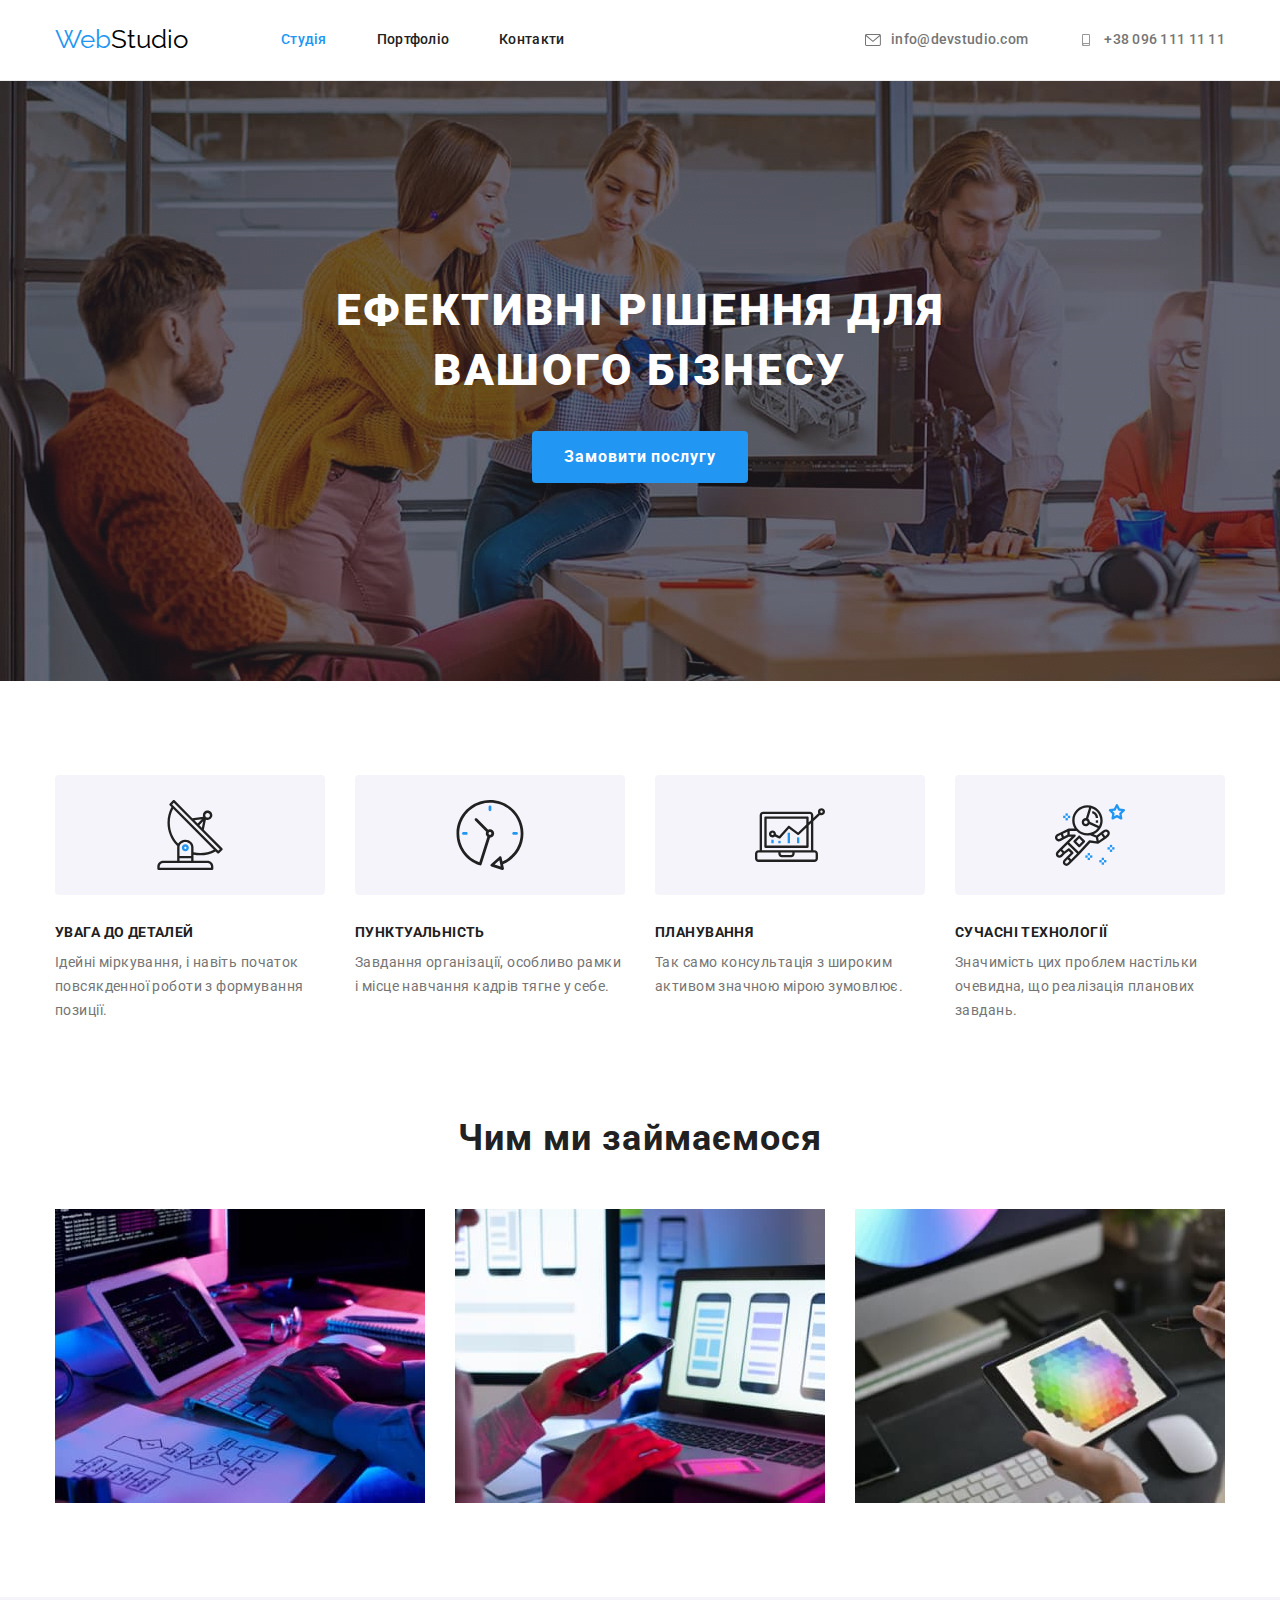
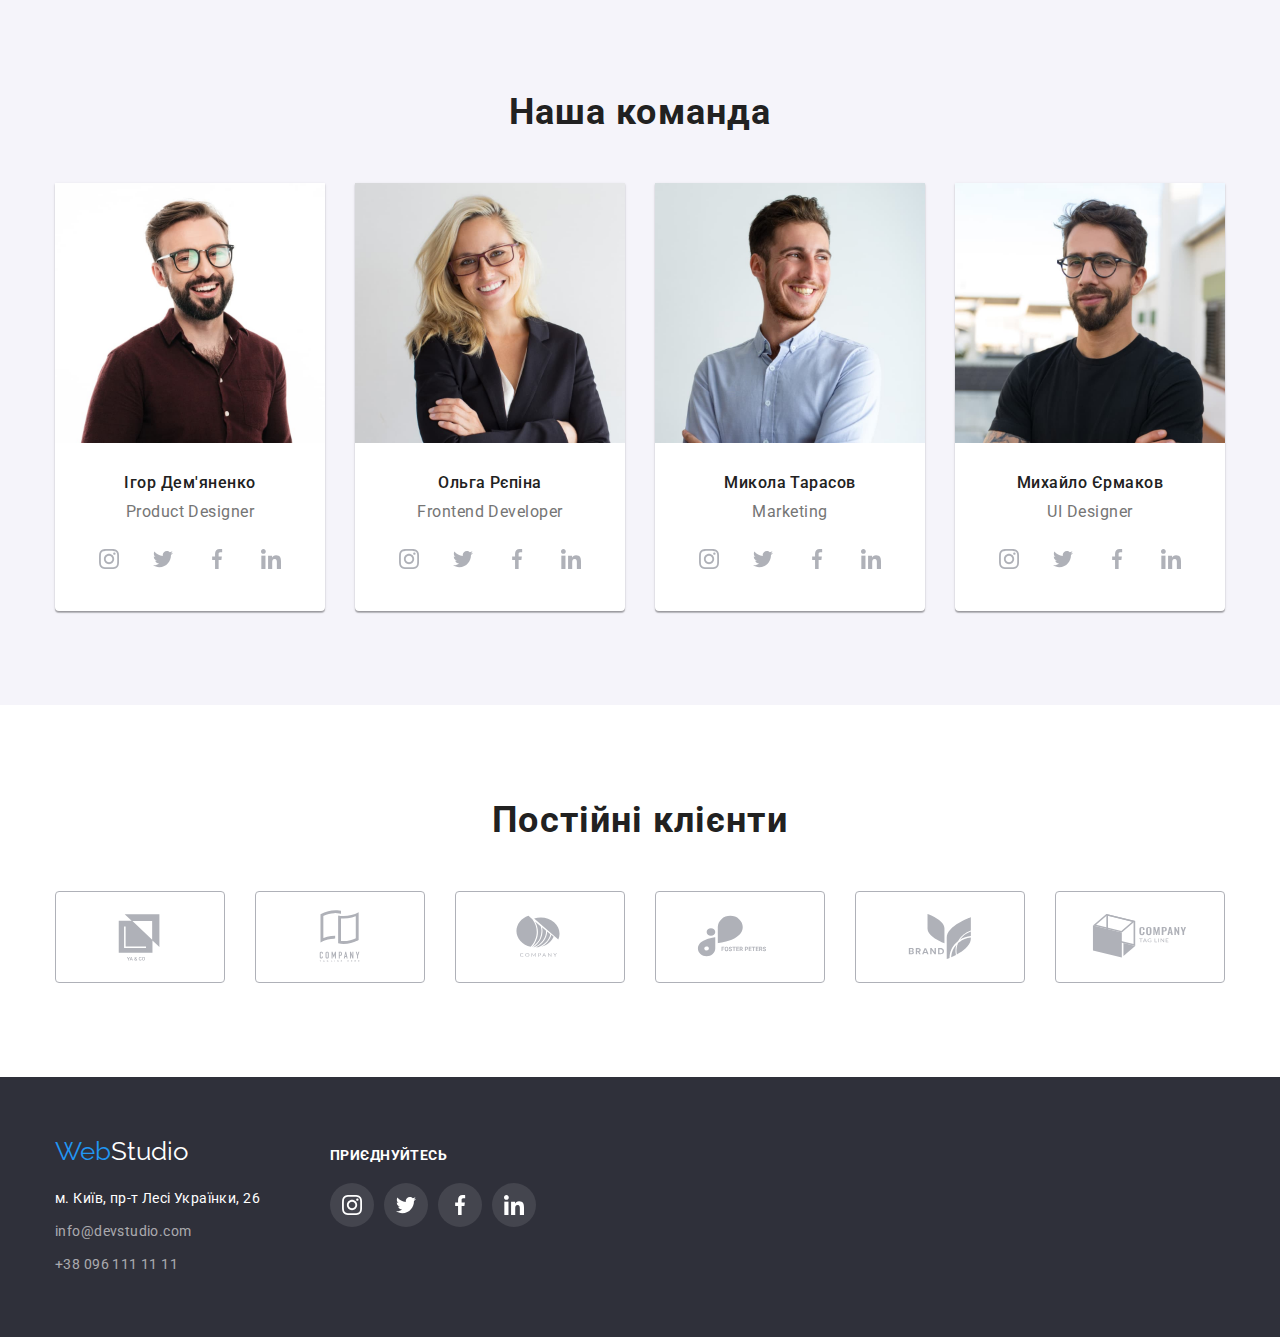
<file: index.html>
<!DOCTYPE html>
<html lang="uk">
<head>
    <meta charset="UTF-8">
    <meta http-equiv="X-UA-Compatible" content="IE=edge">
    <meta name="viewport" content="width=device-width, initial-scale=1.0">
    <title>Web Studio</title>
    <link rel="preconnect" href="https://fonts.googleapis.com">
    <link rel="preconnect" href="https://fonts.gstatic.com" crossorigin>
    <link href="https://fonts.googleapis.com/css2?family=Raleway:wght@700&family=Roboto:wght@400;500;700;900&display=swap"
        rel="stylesheet">
        <link rel="stylesheet" href="https://cdnjs.cloudflare.com/ajax/libs/modern-normalize/1.1.0/modern-normalize.min.css">
    <link rel="stylesheet" href="./css/style.css">
</head>
<body>
<header>
    <div class="container header-container">
        <nav class="navigation">
            <a class="nav-logo link" href="index.html"><span class="logo-blue">Web</span><span
                    class="logo">Studio</span></a>
            <ul class="nav-list list">
                <li class="item">
                    <a href="./index.html" class="link current">Студія</a>
                </li>
                <li class="item">
                    <a href="./portfolio.html" class="link">Портфоліо</a>
                </li>
                <li class="item">
                    <a href="#" class="link">Контакти</a>
                </li>
            </ul>
        </nav>
    
        <ul class="nav-contacts list">
            <li class="item">
                <a href="mailto:info@devstudio.com" class="link">
            <svg class="icon-contact" width="16" height="12">
                <use href="./images/sprite.svg#envelope"></use>
            </svg>
            info@devstudio.com</a>
            </li>
            <li class="item">
                <a href="tel:+380961111111" class="link">
                    <svg class="icon-contact" width="16" height="12">
                        <use href="./images/sprite.svg#smartphone"></use>
                    </svg>
                    +38 096 111 11 11</a>
            </li>
        </ul>
    </div>
</header>
<main>

    <!--Шапка сайту-->
    <section class="hero">
<div class="container">
        <h1 class="hero-title">Ефективні рішення для вашого бізнесу</h1>
        <button type="button" class="title-button">Замовити послугу</button>
    </div>
    </section>

    <!--Особливості-->
    <section class="features">
    <div class="container">
        <h2 class="visually-hidden">Особливості</h2>
<ul class="features-list list">
    <li class="item">
        <div class="features-icons">
            <svg width="70" height="70">
                <use href="./images/sprite.svg#antenna"></use>
            </svg>
        </div>
<h3 class="features-title">Увага до деталей</h3>
<p class="features-text">
Ідейні міркування, і навіть початок повсякденної роботи з формування позиції.
</p>
    </li>
    <li class="item">
        <div class="features-icons">
            <svg width="70" height="70">
                <use href="./images/sprite.svg#clock"></use>
            </svg>
        </div>
<h3 class="features-title">Пунктуальність</h3>
<p class="features-text">
Завдання організації, особливо рамки і місце навчання кадрів тягне у себе.
</p>
    </li>
    <li class="item">
        <div class="features-icons">
            <svg width="70" height="70">
                <use href="./images/sprite.svg#diagram"></use>
            </svg>
        </div>
<h3 class="features-title">Планування</h3>
<p class="features-text">
Так само консультація з широким активом значною мірою зумовлює.
</p>
    </li>
    <li class="item">
        <div class="features-icons">
            <svg width="70" height="70">
                <use href="./images/sprite.svg#astronaut"></use>
            </svg>
        </div>
        <h3 class="features-title">Сучасні технології</h3>
        <p class="features-text">
        Значимість цих проблем настільки очевидна, що реалізація планових завдань.
        </p>
    </li>
</ul>
</div>
    </section>

    <!--Чим ми займаємось-->
    <section class="section">
    <div class="container">
        <h2 class="activity-title">Чим ми займаємося</h2>
        <ul class="activity-list list">
            <li  class="item">
            <img src="./images/1img.jpg" alt="Набір коду на клавіатурі"
            width="370">
            </li>
            <li class="item">
            <img src="./images/2img.jpg" alt="Мобільний телефон і комп'ютер"
            width="370">
            </li>
            <li class="item">
            <img src="./images/3img.jpg" alt="Планшет з вибором кольорів"
            width="370">
            </li>
        </ul>
        </div>
    </section>

    <!--Наша команда-->
    <section class="team section">
    <div class="container">
        <h2 class="team-title">Наша команда</h2>
        <ul class="team-list list">

            <li class="team-persone">
                <img src="./images/1per.jpg" alt="Ігор Дем'яненко"
                width="270">

        <div class="team-content">
                <h3 class="name">Ігор Дем'яненко</h3>
                <p class="position">Product Designer</p>

                <ul class="social-list list">
                    <li class="social-item">
                       <a href="" class="social-link">
    <svg class="social-list-icon" width="20" height="20">
        <use href="./images/sprite.svg#instagram"></use>
    </svg>
</a>
                    </li>
                    <li class="social-item">
                        <a href="" class="social-link">
                            <svg class="social-list-icon" width="20" height="20">
                                <use href="./images/sprite.svg#twitter"></use>
                            </svg>
                        </a>
                    </li>
                    <li class="social-item">
                        <a href="" class="social-link">
                            <svg class="social-list-icon" width="20" height="20">
                                <use href="./images/sprite.svg#facebook"></use>
                            </svg>
                        </a>
                    </li>
                    <li class="social-item">
                        <a href="" class="social-link">
                            <svg class="social-list-icon" width="20" height="20">
                                <use href="./images/sprite.svg#linkedin"></use>
                            </svg>
                        </a>
                    </li>
                </ul>
        </div>
            </li>

            <li class="team-persone">
                <img src="./images/2per.jpg" alt="Ольга Рєпіна"
                width="270">

            <div class="team-content">
                 <h3 class="name">Ольга Рєпіна</h3>   
                <p class="position">Frontend Developer</p>

                <ul class="social-list list">
                    <li class="social-item">
                        <a href="" class="social-link">
                            <svg class="social-list-icon" width="20" height="20">
                                <use href="./images/sprite.svg#instagram"></use>
                            </svg>
                        </a>
                    </li>
                    <li class="social-item">
                        <a href="" class="social-link">
                            <svg class="social-list-icon" width="20" height="20">
                                <use href="./images/sprite.svg#twitter"></use>
                            </svg>
                        </a>
                    </li>
                    <li class="social-item">
                        <a href="" class="social-link">
                            <svg class="social-list-icon" width="20" height="20">
                                <use href="./images/sprite.svg#facebook"></use>
                            </svg>
                        </a>
                    </li>
                    <li class="social-item">
                        <a href="" class="social-link">
                            <svg class="social-list-icon" width="20" height="20">
                                <use href="./images/sprite.svg#linkedin"></use>
                            </svg>
                        </a>
                    </li>
                </ul>
                </div>
            </li>

            <li class="team-persone">
                <img src="./images/3per.jpg" alt="Микола Тарасов"
                width="270">

            <div class="team-content">
                <h3 class="name">Микола Тарасов</h3>    
                <p class="position">Marketing</p>

                <ul class="social-list list">
                    <li class="social-item">
                        <a href="" class="social-link">
                            <svg class="social-list-icon" width="20" height="20">
                                <use href="./images/sprite.svg#instagram"></use>
                            </svg>
                        </a>
                    </li>
                    <li class="social-item">
                        <a href="" class="social-link">
                            <svg class="social-list-icon" width="20" height="20">
                                <use href="./images/sprite.svg#twitter"></use>
                            </svg>
                        </a>
                    </li>
                    <li class="social-item">
                        <a href="" class="social-link">
                            <svg class="social-list-icon" width="20" height="20">
                                <use href="./images/sprite.svg#facebook"></use>
                            </svg>
                        </a>
                    </li>
                    <li class="social-item">
                        <a href="" class="social-link">
                            <svg class="social-list-icon" width="20" height="20">
                                <use href="./images/sprite.svg#linkedin"></use>
                            </svg>
                        </a>
                    </li>
                </ul>
                </div>
            </li>

            <li class="team-persone">
                <img src="./images/4per.jpg" alt="Михайло Єрмаков"
                width="270">

        <div class="team-content">
                <h3 class="name">Михайло Єрмаков</h3>   
                <p class="position">UI Designer</p>

                <ul class="social-list list">
                    <li class="social-item">
                        <a href="" class="social-link">
                            <svg class="social-list-icon" width="20" height="20">
                                <use href="./images/sprite.svg#instagram"></use>
                            </svg>
                        </a>
                    </li>
                    <li class="social-item">
                        <a href="" class="social-link">
                            <svg class="social-list-icon" width="20" height="20">
                                <use href="./images/sprite.svg#twitter"></use>
                            </svg>
                        </a>
                    </li>
                    <li class="social-item">
                        <a href="" class="social-link">
                            <svg class="social-list-icon" width="20" height="20">
                                <use href="./images/sprite.svg#facebook"></use>
                            </svg>
                        </a>
                    </li>
                    <li class="social-item">
                        <a href="" class="social-link">
                            <svg class="social-list-icon" width="20" height="20">
                                <use href="./images/sprite.svg#linkedin"></use>
                            </svg>
                        </a>
                    </li>
                </ul>
        </div>
            </li>

        </ul>
        </div>
    </section>

    <!--Постійні клієнти-->
    <section class="clients section">
    <div class="container">
        <h2 class="clients-title">Постійні клієнти</h2>
        <ul class="clients-list list">
            <li class="clients-item">
                <a href="" class="clients-link link">
                    <svg class="clients-icon" width="106" height="60">
                        <use href="./images/sprite.svg#client1"></use>
                    </svg>
                </a>
            </li>

            <li class="clients-item">
                <a href="" class="clients-link link">
                    <svg class="clients-icon" width="106" height="60">
                        <use href="./images/sprite.svg#client2"></use>
                    </svg>
                </a>
            </li>

            <li class="clients-item">
                <a href="" class="clients-link link">
                    <svg class="clients-icon" width="106" height="60">
                        <use href="./images/sprite.svg#client3"></use>
                    </svg>
                </a>
            </li>

            <li class="clients-item">
                <a href="" class="clients-link link">
                    <svg class="clients-icon" width="106" height="60">
                        <use href="./images/sprite.svg#client4"></use>
                    </svg>
                </a>
            </li>

            <li class="clients-item">
                <a href="" class="clients-link link">
                    <svg class="clients-icon" width="106" height="60">
                        <use href="./images/sprite.svg#client5"></use>
                    </svg>
                </a>
            </li>

            <li class="clients-item">
                <a href="" class="clients-link link">
                    <svg class="clients-icon" width="106" height="60">
                        <use href="./images/sprite.svg#client6"></use>
                    </svg>
                </a>
            </li>
        </ul>
    </div>
    </section>
</main>

<footer>
    <div class="container footer-flex">

        <div class="footer-contacts">
    <a href="index.html"  class="link"><span class="logo-blue">Web</span><span class="logo-down">Studio</span></a>
    <address>
        <ul class="contacts list">
            <li class="item">
            <a href="https://goo.gl/maps/CPtrU1FHBa2aNyZL9" target="_blank" rel="noopener noreferrer" class="address">
                м. Київ, пр-т Лесі Українки, 26</a>
                </li>
            <li class="item"><a href="mailto:info@devstudio.com" class="address-contacts">info@devstudio.com</a></li>
            <li class="item"><a href="tel:+380961111111" class="address-contacts">+38 096 111 11 11</a></li>
        </ul>
        </address>
        </div>

        <div>
        <h2 class="footer-title">Приєднуйтесь</h2>
        <ul class="social-list list">
            <li class="social-item">
                <a href="" class="social-link footer-social-link">
                    <svg class="footer-social-list-icon" width="20" height="20">
                        <use href="./images/sprite.svg#instagram"></use>
                    </svg>
                </a>
            </li>
            <li class="social-item">
                <a href="" class="social-link footer-social-link">
                    <svg class="footer-social-list-icon" width="20" height="20">
                        <use href="./images/sprite.svg#twitter"></use>
                    </svg>
                </a>
            </li>
            <li class="social-item">
                <a href="" class="social-link footer-social-link">
                    <svg class="footer-social-list-icon" width="20" height="20">
                        <use href="./images/sprite.svg#facebook"></use>
                    </svg>
                </a>
            </li>
            <li class="social-item">
                <a href="" class="social-link footer-social-link">
                    <svg class="footer-social-list-icon" width="20" height="20">
                        <use href="./images/sprite.svg#linkedin"></use>
                    </svg>
                </a>
            </li>
        </ul>
        </div>
        </div>
</footer>
</body>
</html>
</file>
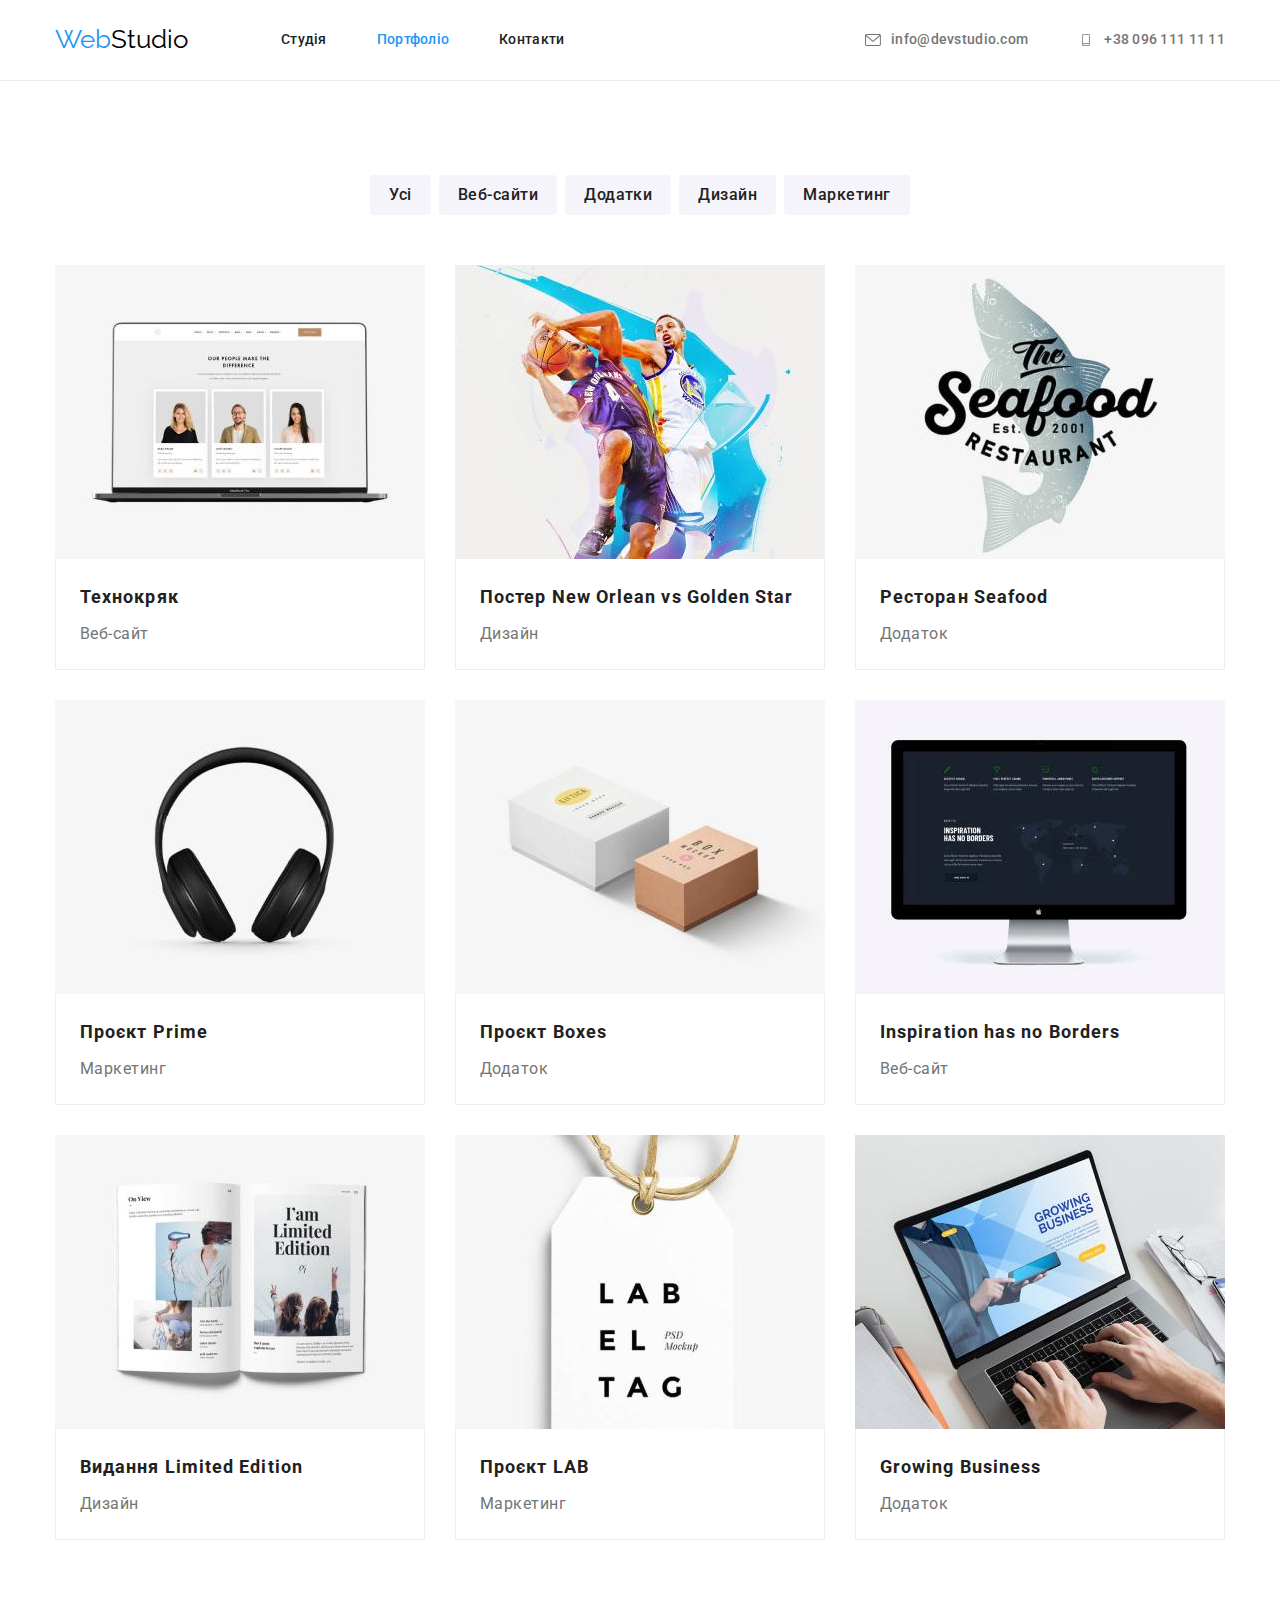
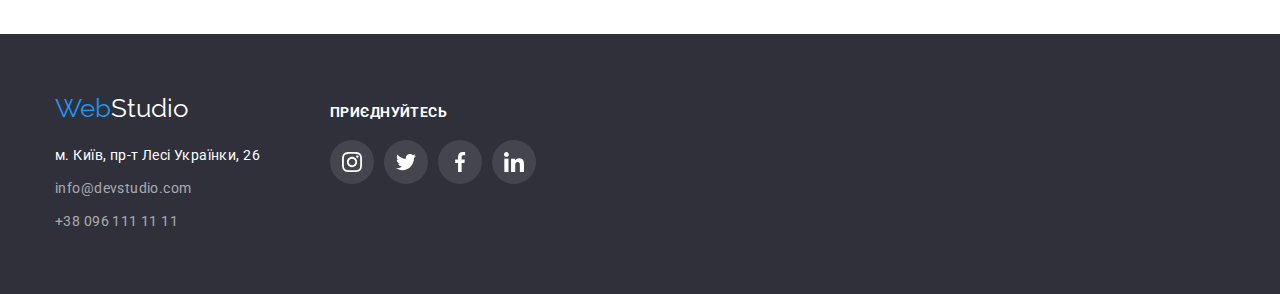
<file: portfolio.html>
<!DOCTYPE html>
<html lang="uk">
<head>
    <meta charset="UTF-8">
    <meta http-equiv="X-UA-Compatible" content="IE=edge">
    <meta name="viewport" content="width=device-width, initial-scale=1.0">
    <title>Web Studio</title>
    <link rel="preconnect" href="https://fonts.googleapis.com">
    <link rel="preconnect" href="https://fonts.gstatic.com" crossorigin>
    <link href="https://fonts.googleapis.com/css2?family=Raleway:wght@700&family=Roboto:wght@400;500;700;900&display=swap"
        rel="stylesheet">
    <link rel="stylesheet" href="https://cdnjs.cloudflare.com/ajax/libs/modern-normalize/1.1.0/modern-normalize.min.css">
    <link rel="stylesheet" href="./css/style.css">
</head>
<body>
<header>
<div class="container header-container">
    <nav class="navigation">
        <a class="nav-logo link" href="index.html"><span class="logo-blue">Web</span><span
                class="logo">Studio</span></a>
        <ul class="nav-list list">
            <li class="item">
                <a href="./index.html" class="link">Студія</a>
            </li>
            <li class="item">
                <a href="./portfolio.html" class="link current">Портфоліо</a>
            </li>
            <li class="item">
                <a href="#" class="link">Контакти</a>
            </li>
        </ul>
    </nav>

    <ul class="nav-contacts list">
        <li class="item">
            <a href="mailto:info@devstudio.com" class="link">
                <svg class="icon-contact" width="16" height="12">
                    <use href="./images/sprite.svg#envelope"></use>
                </svg>
                info@devstudio.com</a>
        </li>
        <li class="item">
            <a href="tel:+380961111111" class="link">
                <svg class="icon-contact" width="16" height="12">
                    <use href="./images/sprite.svg#smartphone"></use>
                </svg>
                +38 096 111 11 11</a>
        </li>
    </ul>
</div>
</header>
<main>
    <section class="section">
<div class="container">
<h1 class="visually-hidden">Портфоліо</h1>

<!--Фільтри-->
    <h2 class="visually-hidden">Фільтри</h2>
    <ul class="filters-list list">
<li class="item"><button type="button" class="button-filters">Усі</button></li>
<li class="item"><button type="button" class="button-filters">Веб-сайти</button></li>
<li class="item"><button type="button" class="button-filters">Додатки</button></li>
<li class="item"><button type="button" class="button-filters">Дизайн</button></li>
<li class="item"><button type="button" class="button-filters">Маркетинг</button></li>
    </ul>

<!--Перелік-->
<h2 class="visually-hidden">Перелік</h2>
<ul class="project-list list">
    <li class="item">
        <a class="project-link link" href="">
    <img src="./images/1proj.jpg" alt="Екран комп'ютера"
    width="370">
    <div class="project-content">
    <h2 class="project-title">Технокряк</h2>
    <p class="project-text">Веб-сайт</p>
    </div>
    </a>
    </li>

<li class="item">
<a class="project-link link" href="">
    <img src="./images/2proj.jpg" alt="Баскетболисти"
    width="370">
<div class="project-content">
    <h2 class="project-title">Постер New Orlean vs Golden Star</h2>
    <p class="project-text">Дизайн</p>
</div>
</a>
</li>

    <li class="item">
<a class="project-link link" href="">
        <img src="./images/3proj.jpg" alt="Емблема ресторану"
    width="370">
<div class="project-content">
<h2 class="project-title">Ресторан Seafood</h2>
<p class="project-text">Додаток</p>
</div>
</a>
</li>

    <li class="item">
<a class="project-link link" href="">
    <img src="./images/4proj.jpg" alt="Навушники"
    width="370">

<div class="project-content">
<h2 class="project-title">Проєкт Prime</h2>
<p class="project-text">Маркетинг</p>
</div>
</a>
</li>

<li class="item">
<a class="project-link link" href="">
        <img src="./images/5proj.jpg" alt="Дві коробки"
    width="370">

<div class="project-content">
<h2 class="project-title">Проєкт Boxes</h2>
<p class="project-text">Додаток</p>
</div>
</a>
</li>

<li class="item">
<a class="project-link link" href="">
        <img src="./images/6proj.jpg" alt="Монітор комп'ютера Мак"
    width="370">

<div class="project-content">
<h2 class="project-title">Inspiration has no Borders</h2>
<p class="project-text">Веб-сайт</p>
</div>
</a>
</li>

<li class="item">
<a class="project-link link" href="">
<img src="./images/7proj.jpg" alt="Відкритий журнал"
    width="370">

<div class="project-content">
<h2 class="project-title">Видання Limited Edition</h2>
<p class="project-text">Дизайн</p>
</div>
</a>
</li>

<li class="item">
<a class="project-link link" href="">
        <img src="./images/8proj.jpg" alt="Білий ярлик"
    width="370">

<div class="project-content">
<h2 class="project-title">Проєкт LAB</h2>
<p class="project-text">Маркетинг</p>
</div>
</a>
</li>

<li class="item">
<a class="project-link link"href="">
<img src="./images/9proj.jpg" alt="Робота на ноутбуці"
    width="370">

<div class="project-content">
<h2 class="project-title">Growing Business</h2>
<p class="project-text">Додаток</p>
</div>
</a>
</li>

</ul>
</div>
</section>
</main>
<footer>
<div class="container footer-flex">

    <div class="footer-contacts">
        <a href="index.html" class="link"><span class="logo-blue">Web</span><span class="logo-down">Studio</span></a>
        <address>
            <ul class="contacts list">
                <li class="item">
                    <a href="https://goo.gl/maps/CPtrU1FHBa2aNyZL9" target="_blank" rel="noopener noreferrer"
                        class="address">
                        м. Київ, пр-т Лесі Українки, 26</a>
                </li>
                <li class="item"><a href="mailto:info@devstudio.com" class="address-contacts">info@devstudio.com</a></li>
                <li class="item"><a href="tel:+380961111111" class="address-contacts">+38 096 111 11 11</a></li>
            </ul>
        </address>
    </div>
    
    <div>
        <h2 class="footer-title">Приєднуйтесь</h2>
        <ul class="social-list list">
            <li class="social-item">
                <a href="" class="social-link footer-social-link">
                    <svg class="footer-social-list-icon" width="20" height="20">
                        <use href="./images/sprite.svg#instagram"></use>
                    </svg>
                </a>
            </li>
            <li class="social-item">
                <a href="" class="social-link footer-social-link">
                    <svg class="footer-social-list-icon" width="20" height="20">
                        <use href="./images/sprite.svg#twitter"></use>
                    </svg>
                </a>
            </li>
            <li class="social-item">
                <a href="" class="social-link footer-social-link">
                    <svg class="footer-social-list-icon" width="20" height="20">
                        <use href="./images/sprite.svg#facebook"></use>
                    </svg>
                </a>
            </li>
            <li class="social-item">
                <a href="" class="social-link footer-social-link">
                    <svg class="footer-social-list-icon" width="20" height="20">
                        <use href="./images/sprite.svg#linkedin"></use>
                    </svg>
                </a>
            </li>
        </ul>
    </div>
</div>
</footer>
</body>
</html>
</file>
<file: css/style.css>
:root {
    --color-primery: #212121;
    --color-secondary: #757575;
    --color-white: #FFFFFF;
    --color-blue: #2196F3;
    --color-grey:#AFB1B8;
    --color-logo: #000000;
    --color-address-contacts: rgba(255, 255, 255, 0.6);
    --color-background-primery: #F5F4FA;
    --color-background-secondary: #2F303A;
    --color-buttons: #F5F4FA;
    --color-button-hover: #188CE8;
    --list-gap: 30px;
}

h1,h2,h3,h4,p {
    margin-top: 0;
    margin-bottom: 0;
}

ul,
ol {
    margin-top: 0;
    margin-bottom: 0;
    padding-left: 0;
}

.list {
list-style: none;
}

.link {
    font-family: 'Roboto', sans-serif;
    text-decoration: none;
}

img {
    display: block;
    
}

body {
    color: var(--color-primery);
    background-color: var(--color-white);
    font-family: 'Roboto', sans-serif;
}

.visually-hidden {
    position: absolute;
    white-space: nowrap;
    width: 1px;
    height: 1px;
    overflow: hidden;
    border: 0;
    padding: 0;
    clip: rect(0 0 0 0);
    clip-path: inset(50%);
    margin: -1px;
}

.container {
    width: 1200px;
    padding-left: 15px;
    padding-right: 15px;
    margin: 0 auto;
}

.section {
padding-top: 94px;
padding-bottom: 94px;
}

/*Header*/

header {
border-bottom: 1px solid #ECECEC;
}

.header-container {
display: flex;
align-items: center;
}

.navigation {
    display: flex;
    align-items: center;
}

.nav-logo {
    margin-right: 93px;
}

.logo-blue {
    color: var(--color-blue);
    font-family: 'Raleway', sans-serif;
    font-size: 26px;
    line-height: 1.15;
}

.logo {
    color: var(--color-logo);
    font-family: 'Raleway', sans-serif;
    font-size: 26px;
    line-height: 1.15;
}

.nav-list {
    display: flex;
    align-items: center;

    font-weight: 500;
    font-size: 14px;
    line-height: 1.14;
    letter-spacing: 0.02em;
}

.nav-list .item:not(:last-child) {
margin-right: 50px;
}

.nav-list .link {
    display: block;

    padding-top: 32px;
    padding-bottom: 32px;
     
    color: var(--color-primery);
    text-decoration: none;
}

.nav-list .link:hover,
.nav-list .link:focus {
    color: var(--color-blue);
}

.nav-list .link.current {
    color: var(--color-blue);
}

.nav-contacts {
    display: flex;

    margin-left: auto;

    text-decoration: none;
}

.nav-contacts .item + .item {
margin-left: 50px;
}

.nav-contacts .link {
    color: var(--color-secondary);
    font-weight: 500;
    font-size: 14px;
    line-height: 1.14;
    letter-spacing: 0.02em;
    text-decoration: none;

    display: flex;
    align-items: center;
}

.nav-contacts .link:hover,
.nav-contacts .link:focus {
    color: var(--color-blue);
    font-weight: 500;
    font-size: 14px;
    line-height: 1.14;
    letter-spacing: 0.02em;
}

.icon-contact {
margin-right: 10px;
fill: currentColor;
}

/*Hero*/
.hero {
    padding-top: 200px;
    padding-bottom: 200px;
margin-right: auto;
margin-left: auto;

    max-width: 1600px;
    height: 600px;

    text-align: center;

    background-image: linear-gradient(
    rgba(47, 48, 58, 0.4),
    rgba(47, 48, 58, 0.4)
    ),
    url("../images/herobg.jpg");
    background-size: cover;
    background-repeat: no-repeat;
    background-color: var(--color-background-secondary);
}

.hero-title {
    margin-bottom: 30px;
    margin-left: auto;
    margin-right: auto;

    max-width: 696px;

    color: var(--color-white);
    font-weight: 900;
    font-size: 44px;
    line-height: 1.36;
    letter-spacing: 0.06em;
    text-transform: uppercase;
}

.title-button {  
    display: inline-block;
    align-items: center;
    text-align: center;

    border-radius: 4px;
    padding: 10px 28px;
    min-width: 216px;
    border: 1px solid transparent;

    color: var(--color-white);
    background-color: var(--color-blue);
    font-weight: 700;
    font-size: 16px;
    line-height: 1.88;
    letter-spacing: 0.06em;
    cursor: pointer;
}

.title-button:hover,
.title-button:focus {
background-color: var(--color-button-hover);
}

/*Features*/

.features {
    padding-top: 94px;
}

.features-list {
    display: flex;
    
    margin-right: calc(-1 * var(--list-gap));
}

.features-list .item {
flex-basis: calc((100% - var(--list-gap) * 3) / 4);

margin-right: var(--list-gap);
}

.features-title {
    margin-bottom: 10px;

    color: var(--color-primery);
    font-weight: 700;
    font-size: 14px;
    line-height: 1.14;
    letter-spacing: 0.03em;
    text-transform: uppercase;
}

.features-text {
    color: var(--color-secondary);
    font-size: 14px;
    line-height: 1.71;
    letter-spacing: 0.03em;
}

.features-icons {
display: flex;
justify-content: center;
align-items: center;
width: 270px;
height: 120px;
margin-bottom: 30px;

border-radius: 4px;
background-color: var(--color-background-primery);
}

/*Activity*/

.activity-list {
    display: flex;
    margin-right: calc(-1 * var(--list-gap));
}

.activity-list .item {
margin-right: var(--list-gap);
}

.activity-title {
margin-bottom: 50px;

color: var(--color-primery);
font-weight: 700;
font-size: 36px;
line-height: 1.17;
text-align: center;
letter-spacing: 0.03em;
}

/*Team*/

.team {
background-color: var(--color-background-primery);
}

.team-title {
    margin-bottom: 50px;

    color: var(--color-primery);
    font-weight: 700;
    font-size: 36px;
    line-height: 1.17;
    text-align: center;
    letter-spacing: 0.03em;
}

.team-list {
display: flex;
flex-wrap: wrap;

margin-right: calc(-1 * var(--list-gap));
margin-top: calc(-1 * var(--list-gap));
}

.team-persone {
flex-basis: calc ((100% - 90px) / 4);
max-width: 270px;

margin-right: var(--list-gap);
margin-top: var(--list-gap);

background-color: var(--color-white);
box-shadow: 0px 1px 3px rgba(0, 0, 0, 0.12), 0px 1px 1px rgba(0, 0, 0, 0.14), 0px 2px 1px rgba(0, 0, 0, 0.2);
border-radius: 0px 0px 4px 4px;
}

.team-content {
padding: 30px 10px;
}

.team .name {
    margin-bottom: 10px;

    color: var(--color-primery);
    font-weight: 500;
    font-size: 16px;
    line-height: 1.19;
    text-align: center;
    letter-spacing: 0.03em;
}

.position {
color: var(--color-secondary);
font-size: 16px;
line-height: 1.19;
text-align: center;
letter-spacing: 0.03em;

margin-bottom: 16px;
}

.social-list {
    display: flex;
    justify-content: center;
}

.social-link {
    display: flex;
    align-items: center;
    justify-content: center;

    width: 44px;
    height: 44px;
    border-radius: 50%;
}

.social-link:hover svg,
.social-link:focus svg {
    fill: var(--color-white);
}

.social-link:hover,
.social-link:focus {
    background-color: var(--color-blue);
}

.social-list-icon {
    fill: var(--color-grey);
}

/*Clients*/

.clients-title {
    margin-bottom: 50px;

    color: var(--color-primery);
    font-weight: 700;
    font-size: 36px;
    line-height: 1.17;
    text-align: center;
    letter-spacing: 0.03em;
}

.clients-list {
    display: flex;
    align-items: center;
    justify-content: center;
}

.clients-item:not(:last-child) {
margin-right: 30px;
}

.clients-link {
    display: flex;
    align-items: center;
    justify-content: center;

    width: 170px;
    height: 92px;

    border: 1px solid var(--color-grey);
    border-radius: 4px;
}

.clients-icon {
    fill: var(--color-grey);
}

.clients-link:hover svg,
.clients-link:focus svg {
fill: var(--color-blue);
}

.clients-link:hover,
.clients-link:focus {
border: 1px solid var(--color-blue);
}

/*Footer*/

footer {
    background-color: var(--color-background-secondary);
}

footer {
    padding-top: 60px;
    padding-bottom: 60px;
}

.footer-flex {
    display: flex;
    align-items: baseline;
}

.footer-contacts {
    margin-right: 70px;
}

.logo-down {
    color: var(--color-white);
    font-family: 'Raleway', sans-serif;
    font-size: 26px;
    line-height: 1.15;
}

address {
    margin-top: 20px;
}

.contacts .item:not(:last-child) {
margin-bottom: 9px;
}

.address {
    color: var(--color-white);
    font-style: normal;
    font-size: 14px;
    line-height: 1.71;
    letter-spacing: 0.03em;
    text-decoration: none;
}

.address:hover,
.address:focus {
color: var(--color-blue);
}

.address-contacts {
    color: var(--color-address-contacts);
    font-style: normal;
    font-size: 14px;
    line-height: 1.71;
    letter-spacing: 0.03em;
    text-decoration: none;
}

.address-contacts:hover,
.address-contacts:focus {
color: var(--color-blue);
}

.footer-title {
    margin-bottom: 20px;

font-weight: 700;
    font-size: 14px;
    line-height: 16px;
    letter-spacing: 0.03em;
    text-transform: uppercase;

    color: var(--color-white);
}

.social-item:not(:last-child) {
    margin-right: 10px;
}

.footer-social-link {
background-color: rgba(255, 255, 255, 0.1);
}

.footer-social-list-icon {
    fill: var(--color-white);
}   

/*Portfolio*/

.filters-list {
display: flex;
justify-content: center;

margin-bottom: 50px;
}

.filters-list .item:not(:last-child) {
margin-right: 8px;
}

.button-filters {
padding: 6px 18px;
border: 1px solid transparent;

    color: var(--color-primery);
    background-color: var(--color-buttons);
    font-weight: 500;
    font-size: 16px;
    line-height: 1.62;
    text-align: center;
    letter-spacing: 0.03em;
    border-radius: 4px;

    cursor: pointer;
}

.button-filters:active,
.button-filters:hover,
.button-filters:focus {
color: var(--color-white);
background-color: var(--color-blue);

box-shadow: 0px 3px 1px rgba(0, 0, 0, 0.1), 0px 1px 2px rgba(0, 0, 0, 0.08), 0px 2px 2px rgba(0, 0, 0, 0.12);
}

/*Projects*/

.project-list {
display: flex;

justify-content: center;
flex-wrap: wrap;

margin-left: calc(-1 * var(--list-gap));
margin-top: calc(-1 * var(--list-gap));
padding: 0;
}

.project-list .item {
flex-basis: calc((100% - var(--list-gap) * 2) / 3);

max-width: 370px;
margin-left: var(--list-gap);
margin-top: var(--list-gap);
}

.project-link {
    display: block;
}

.project-link:hover,
.project-link:focus {
box-shadow: 0px 1px 1px rgba(0, 0, 0, 0.12), 0px 4px 4px rgba(0, 0, 0, 0.06), 1px 4px 6px rgba(0, 0, 0, 0.16);
}

.project-content {
padding: 20px 24px;

border-left: 1px solid #EEEEEE;
border-right: 1px solid #EEEEEE;
border-bottom: 1px solid #EEEEEE;
}

.project-title {
    margin-bottom: 4px;
    color: var(--color-primery);
    font-weight: 700;
    font-size: 18px;
    line-height: 2;
    letter-spacing: 0.06em;
}

.project-text {
    color: var(--color-secondary);
    font-size: 16px;
    line-height: 1.88;
    letter-spacing: 0.03em;
}
</file>
